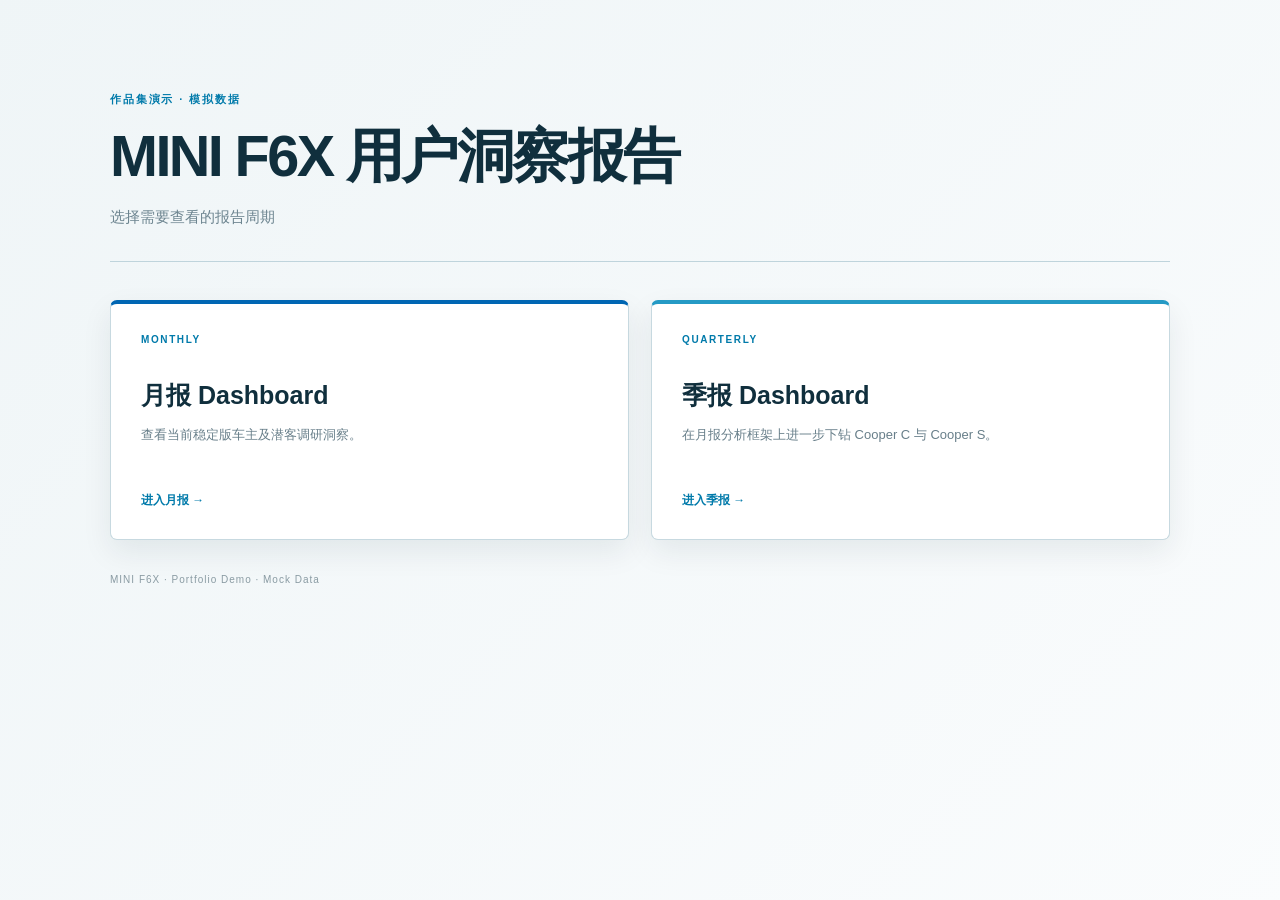
<file: index.html>
<!doctype html>
<html lang="zh-CN">
  <head>
    <meta charset="UTF-8" />
    <meta name="viewport" content="width=device-width, initial-scale=1.0" />
    <meta name="description" content="MINI F6X 月报与季报入口" />
    <title>MINI F6X 用户洞察报表入口</title>
    <link rel="stylesheet" href="style.css?v=20260730-1" />
  </head>
  <body class="report-entry-page">
    <main class="report-entry">
      <header>
        <p>作品集演示 · 模拟数据</p>
        <h1>MINI F6X 用户洞察报告</h1>
        <span>选择需要查看的报告周期</span>
      </header>
      <section class="report-entry__grid" aria-label="报告周期选择">
        <a class="report-entry-card" href="monthly.html">
          <span>MONTHLY</span>
          <strong>月报 Dashboard</strong>
          <p>查看当前稳定版车主及潜客调研洞察。</p>
          <i>进入月报 →</i>
        </a>
        <a class="report-entry-card report-entry-card--quarterly" href="quarterly.html#profile">
          <span>QUARTERLY</span>
          <strong>季报 Dashboard</strong>
          <p>在月报分析框架上进一步下钻 Cooper C 与 Cooper S。</p>
          <i>进入季报 →</i>
        </a>
      </section>
      <footer>MINI F6X · Portfolio Demo · Mock Data</footer>
    </main>
  </body>
</html>
</file>
<file: style.css>
:root {
  --lake-950: #071f2d;
  --lake-900: #07354c;
  --lake-800: #064f73;
  --lake-700: #006b9e;
  --lake-600: #0085b8;
  --lake-500: #159fc7;
  --lake-300: #62bdd7;
  --lake-200: #a8d8e8;
  --lake-100: #dceff5;
  --lake-50: #edf7fa;
  --ink-950: #0b202b;
  --ink-700: #344d5a;
  --ink-500: #647b87;
  --line: #d2dee4;
  --surface: #ffffff;
  --canvas: #f1f4f5;
  --shadow:
    0 1px 2px rgba(7, 31, 45, 0.04),
    0 12px 32px rgba(7, 31, 45, 0.075);
  --sidebar-width: 208px;
  --font-sans:
    "PingFang SC", "苹方-简", "Helvetica Neue", Arial, "Microsoft YaHei",
    sans-serif;
}

* {
  box-sizing: border-box;
}

html {
  scroll-behavior: smooth;
}

body {
  margin: 0;
  min-width: 320px;
  background: var(--canvas);
  color: var(--ink-950);
  font-family: var(--font-sans);
  -webkit-font-smoothing: antialiased;
}

button,
input,
select,
textarea {
  font-family: var(--font-sans);
}

a {
  color: inherit;
  text-decoration: none;
}

.sidebar {
  position: fixed;
  inset: 0 auto 0 0;
  z-index: 20;
  display: flex;
  width: var(--sidebar-width);
  flex-direction: column;
  overflow: visible;
  background: #061e2c;
  color: #fff;
}

.sidebar__brand {
  display: flex;
  min-height: 124px;
  flex-direction: column;
  justify-content: flex-end;
  padding: 28px 25px 24px;
  border-bottom: 1px solid rgba(255, 255, 255, 0.12);
}

.sidebar__eyebrow {
  margin-bottom: 8px;
  color: #79cde2;
  font-size: 0.67rem;
  font-weight: 700;
  letter-spacing: 0.22em;
}

.sidebar__title {
  max-width: 150px;
  font-size: 1.08rem;
  font-weight: 600;
  letter-spacing: -0.01em;
  line-height: 1.3;
}

.sidebar__nav {
  display: flex;
  flex: 1;
  flex-direction: column;
  gap: 4px;
  overflow-y: auto;
  padding: 24px 14px;
}

.sidebar__divider {
  height: 1px;
  margin: 13px 10px;
  background: rgba(255, 255, 255, 0.14);
}

.sidebar__link {
  position: relative;
  padding: 11px 11px 11px 14px;
  border-radius: 2px;
  color: rgba(255, 255, 255, 0.72);
  font-size: 0.83rem;
  font-weight: 500;
  letter-spacing: 0.01em;
  transition:
    background-color 160ms ease,
    color 160ms ease;
}

.sidebar__link:hover,
.sidebar__link:focus-visible {
  background: rgba(255, 255, 255, 0.07);
  color: #fff;
  outline: none;
}

.sidebar__link--active {
  background: rgba(21, 159, 199, 0.17);
  color: #fff;
  font-weight: 600;
}

.sidebar__link--active::before {
  position: absolute;
  top: 9px;
  bottom: 9px;
  left: 0;
  width: 3px;
  border-radius: 2px;
  background: #42c4e3;
  content: "";
}

.sidebar__footer {
  display: flex;
  flex-direction: column;
  gap: 5px;
  padding: 22px 25px 25px;
  border-top: 1px solid rgba(255, 255, 255, 0.12);
  color: rgba(255, 255, 255, 0.5);
  font-size: 0.67rem;
  letter-spacing: 0.06em;
  text-transform: uppercase;
}

.sidebar-resizer {
  position: absolute;
  top: 0;
  right: -7px;
  bottom: 0;
  z-index: 25;
  width: 14px;
  padding: 0;
  border: 0;
  background: transparent;
  cursor: col-resize;
  touch-action: none;
}

.sidebar-resizer::before {
  position: absolute;
  inset: 0 auto 0 6px;
  width: 1px;
  background: rgba(103, 201, 227, 0);
  content: "";
  transition: background-color 160ms ease;
}

.sidebar-resizer span {
  position: absolute;
  top: 50%;
  left: 3px;
  width: 7px;
  height: 46px;
  transform: translateY(-50%);
  border: 1px solid rgba(255, 255, 255, 0.2);
  border-radius: 6px;
  background: #061e2c;
  opacity: 0;
  transition: opacity 160ms ease;
}

.sidebar:hover .sidebar-resizer span,
.sidebar-resizer:focus-visible span,
body.is-resizing-sidebar .sidebar-resizer span {
  opacity: 1;
}

.sidebar-resizer:hover::before,
.sidebar-resizer:focus-visible::before,
body.is-resizing-sidebar .sidebar-resizer::before {
  background: rgba(103, 201, 227, 0.8);
}

.sidebar-resizer:focus-visible {
  outline: 2px solid #67c9e3;
  outline-offset: -2px;
}

body.is-resizing-sidebar {
  cursor: col-resize;
  user-select: none;
}

.main-content {
  width: calc(100% - var(--sidebar-width));
  max-width: 1640px;
  min-height: 100vh;
  margin-left: var(--sidebar-width);
  padding: 48px clamp(32px, 4vw, 68px) 30px;
}

.dashboard-page[hidden] {
  display: none;
}

.dashboard-page--active {
  display: block;
}

.page-header {
  display: flex;
  align-items: flex-end;
  justify-content: space-between;
  gap: 32px;
  padding-bottom: 31px;
  border-bottom: 1px solid #c8d7de;
}

.page-header__eyebrow,
.card__eyebrow,
.insight-card__label {
  margin: 0 0 9px;
  color: var(--lake-700);
  font-size: 0.66rem;
  font-weight: 700;
  letter-spacing: 0.17em;
}

.page-header h1 {
  margin: 0;
  font-size: clamp(2rem, 3vw, 2.7rem);
  font-weight: 600;
  letter-spacing: -0.045em;
  line-height: 1.06;
}

.page-header__subtitle {
  margin: 13px 0 0;
  color: var(--ink-500);
  font-size: 0.97rem;
  line-height: 1.6;
}

.page-header__scope {
  display: flex;
  min-width: 150px;
  flex-direction: column;
  gap: 6px;
  padding-left: 20px;
  border-left: 3px solid var(--lake-500);
}

.page-header__scope span {
  color: var(--ink-500);
  font-size: 0.64rem;
  font-weight: 700;
  letter-spacing: 0.14em;
}

.page-header__scope strong {
  font-size: 0.88rem;
  font-weight: 600;
}

.page-header__actions {
  display: flex;
  flex: 0 0 auto;
  align-items: flex-end;
  gap: 24px;
}

.audience-switcher {
  display: grid;
  grid-template-columns: auto repeat(2, auto);
  align-items: center;
  gap: 4px;
  padding: 4px;
  border: 1px solid #c8d9e0;
  border-radius: 4px;
  background: #f5f8f9;
}

.audience-switcher__label {
  padding: 0 7px;
  color: var(--ink-500);
  font-size: 0.62rem;
  font-weight: 700;
  letter-spacing: 0.08em;
}

.audience-switcher__button {
  min-width: 94px;
  padding: 8px 10px;
  border: 0;
  border-radius: 3px;
  background: transparent;
  color: var(--ink-500);
  cursor: pointer;
  font: inherit;
  font-size: 0.69rem;
  font-weight: 700;
  transition:
    background-color 140ms ease,
    color 140ms ease,
    box-shadow 140ms ease;
}

.audience-switcher__button small {
  margin-left: 3px;
  font-size: 0.54rem;
  font-weight: 600;
  opacity: 0.72;
}

.audience-switcher__button:hover,
.audience-switcher__button:focus-visible {
  color: var(--lake-800);
  outline: none;
}

.audience-switcher__button--active {
  background: var(--lake-700);
  box-shadow: 0 3px 9px rgba(0, 102, 179, 0.18);
  color: #fff;
}

.dashboard-section {
  padding-top: 50px;
}

.section-heading {
  display: flex;
  align-items: center;
  justify-content: space-between;
  gap: 24px;
  margin-bottom: 18px;
}

.section-heading > div {
  display: flex;
  align-items: baseline;
  gap: 12px;
}

.section-heading__number {
  color: var(--lake-600);
  font-size: 0.69rem;
  font-weight: 700;
  letter-spacing: 0.1em;
}

.section-heading h2 {
  margin: 0;
  font-size: 1.14rem;
  font-weight: 600;
  letter-spacing: -0.015em;
}

.section-heading > p {
  margin: 0;
  color: var(--ink-500);
  font-size: 0.72rem;
}

.card,
.insight-card {
  border: 1px solid rgba(173, 193, 202, 0.78);
  border-radius: 6px;
  background: var(--surface);
  box-shadow: var(--shadow);
  transition:
    transform 160ms ease,
    box-shadow 160ms ease,
    border-color 160ms ease;
}

.dashboard-page .card:hover,
.dashboard-page .insight-card:hover {
  transform: translateY(-2px);
  border-color: #b8d2dc;
  box-shadow:
    0 2px 5px rgba(7, 31, 45, 0.05),
    0 16px 38px rgba(7, 31, 45, 0.1);
}

.insight-banner {
  position: relative;
  display: flex;
  min-height: 42px;
  flex: 0 0 auto;
  align-items: center;
  margin-top: 12px;
  overflow: hidden;
  border: 1px solid #dbe6ea;
  border-radius: 3px;
  background: #f1f6f8;
}

.insight-banner__accent {
  align-self: stretch;
  width: 3px;
  flex: 0 0 auto;
  background: var(--lake-600);
}

.insight-banner p {
  margin: 0;
  padding: 10px 13px;
  color: var(--ink-800);
  font-size: 0.67rem;
  font-weight: 600;
  line-height: 1.45;
}

.chart-card.has-insight-banner .chart-canvas,
.purchase-chart-card.has-insight-banner .purchase-chart-canvas {
  min-height: 0;
}

.snapshot-card.has-insight-banner > .insight-banner {
  grid-column: 1 / -1;
  margin: 0 22px 18px;
}

.sample-overview-card.has-insight-banner > .insight-banner,
.journey-model-card.has-insight-banner > .insight-banner,
.journey-ranking-card.has-insight-banner > .insight-banner,
.previous-profile-card.has-insight-banner > .insight-banner {
  margin: 12px 18px 16px;
}

.test-drive-card.has-insight-banner,
.brand-image-card.has-insight-banner,
.section3-chart-card.has-insight-banner {
  display: flex;
  flex-direction: column;
}

.section3-chart-card.has-insight-banner .section3-comparison-chart {
  height: auto;
  flex: 1 1 auto;
}

.test-drive-card.has-insight-banner .test-drive-grid,
.brand-image-card.has-insight-banner .brand-image-grid {
  min-height: 0;
  flex: 1 1 auto;
}

.insight-card {
  position: relative;
  display: grid;
  grid-template-columns: 58px minmax(0, 1fr);
  gap: 18px;
  overflow: hidden;
  padding: 29px 42px 30px 0;
  border-left: 0;
}

.insight-card::before {
  position: absolute;
  inset: 0 auto 0 0;
  width: 3px;
  background: var(--lake-700);
  content: "";
}

.insight-card__marker {
  display: flex;
  align-items: flex-start;
  justify-content: center;
  padding-top: 3px;
  color: var(--lake-600);
  font-size: 0.75rem;
  font-weight: 700;
}

.insight-list {
  display: grid;
  max-width: 1060px;
  gap: 13px;
  margin: 13px 0 0;
  padding: 0;
  list-style: none;
}

.insight-list li {
  position: relative;
  padding-left: 20px;
  color: var(--ink-700);
  font-size: 0.84rem;
  line-height: 1.65;
}

.insight-list li::before {
  position: absolute;
  top: 0.7em;
  left: 1px;
  width: 5px;
  height: 5px;
  border-radius: 50%;
  background: #0796bd;
  content: "";
}

.insight-list strong {
  color: var(--ink-950);
  font-weight: 650;
}

.snapshot-card {
  display: grid;
  grid-template-columns: minmax(210px, 0.68fr) minmax(520px, 1.55fr);
  gap: 42px;
  padding: 32px 36px 30px;
}

.snapshot-card__intro {
  padding: 7px 14px 0 0;
}

.snapshot-card__intro h3 {
  margin: 0;
  font-size: 1.13rem;
  font-weight: 600;
}

.snapshot-card__intro > p:last-child {
  margin: 12px 0 0;
  color: var(--ink-500);
  font-size: 0.8rem;
  line-height: 1.65;
}

.snapshot-table-wrap {
  overflow-x: auto;
}

.snapshot-table {
  width: 100%;
  border-collapse: collapse;
  table-layout: fixed;
  font-size: 0.82rem;
}

.snapshot-table th,
.snapshot-table td {
  padding: 13px 17px;
  border-bottom: 1px solid #dce6ea;
  text-align: left;
}

.snapshot-table thead th {
  padding-top: 0;
  color: var(--ink-500);
  font-size: 0.68rem;
  font-weight: 600;
}

.snapshot-table thead th:not(:first-child),
.snapshot-table tbody td {
  text-align: center;
}

.snapshot-table tbody th {
  color: var(--ink-700);
  font-weight: 500;
}

.snapshot-table tbody td {
  color: var(--ink-950);
  font-weight: 600;
}

.snapshot-table tbody tr:last-child th,
.snapshot-table tbody tr:last-child td {
  border-bottom: 0;
}

.model-tag {
  display: inline-flex;
  min-width: 51px;
  justify-content: center;
  padding: 5px 10px;
  border-radius: 2px;
  font-size: 0.67rem;
  font-weight: 700;
  letter-spacing: 0.06em;
}

.model-tag--f65 {
  background: #d6ecf5;
  color: #005a88;
}

.model-tag--f66 {
  background: #07557c;
  color: #fff;
}

.chart-grid {
  display: grid;
  grid-template-columns: repeat(2, minmax(0, 1fr));
  gap: 22px;
}

.chart-card {
  display: flex;
  height: 420px;
  min-width: 0;
  flex-direction: column;
  padding: 20px 22px 21px;
}

.chart-card--wide {
  height: 450px;
  grid-column: 1 / -1;
}

.chart-card__header {
  display: flex;
  align-items: flex-start;
  justify-content: space-between;
  gap: 24px;
  min-height: 39px;
}

.chart-card__header h3 {
  margin: 0;
  font-size: 0.97rem;
  font-weight: 600;
  letter-spacing: -0.01em;
}

.chart-title-with-question {
  display: flex;
  min-width: 0;
  align-items: baseline;
  gap: 12px;
}

.chart-question-inline {
  overflow: hidden;
  color: var(--ink-500);
  font-size: 0.64rem;
  font-weight: 500;
  line-height: 1.45;
  text-overflow: ellipsis;
  white-space: nowrap;
}

.chart-card__header--numbered {
  align-items: baseline;
  justify-content: flex-start;
  gap: 10px;
}

.card-part-number {
  color: var(--lake-600);
  font-size: 0.66rem;
  font-weight: 800;
  letter-spacing: 0.08em;
}

.chart-legend {
  display: flex;
  flex-shrink: 0;
  gap: 14px;
  padding-top: 4px;
  color: var(--ink-500);
  font-size: 0.68rem;
}

.chart-legend span {
  display: inline-flex;
  align-items: center;
  gap: 6px;
}

.legend-dot {
  display: inline-block;
  width: 8px;
  height: 8px;
  border-radius: 50%;
}

.legend-dot--f65 {
  background: #0066b3;
}

.legend-dot--f66 {
  background: #259ac5;
}

.chart-card--gender .legend-dot--f65 {
  background: #0066b3;
}

.chart-card--gender .legend-dot--f66 {
  background: #259ac5;
}

.chart-card--gender .chart-canvas {
  min-height: 0;
}

.chart-canvas {
  position: relative;
  display: flex;
  min-height: 0;
  flex: 1 1 auto;
  align-items: center;
  justify-content: center;
  margin-top: 10px;
  overflow: hidden;
  border: 1px solid #d7e2e7;
  border-radius: 2px;
  background: #f8fafb;
}

.chart-canvas--wide {
  min-height: 0;
}

.chart-canvas > .chart-status {
  padding: 9px 13px;
  border-radius: 2px;
  background: transparent;
  color: #a1b0b7;
  font-size: 0.62rem;
  font-weight: 600;
  letter-spacing: 0.06em;
  text-transform: uppercase;
}

.gender-chart-pair {
  display: grid;
  grid-template-columns: repeat(2, minmax(0, 1fr));
  gap: 8px;
  overflow: visible;
  border: 0;
  background: transparent;
}

.profile-chart-grid {
  grid-template-columns: repeat(10, minmax(0, 1fr));
}

.profile-chart-grid > .profile-chart-card--gender {
  grid-column: span 4;
}

.profile-chart-grid > .profile-chart-card--marital {
  grid-column: span 6;
}

.profile-chart-grid > .profile-chart-card--age,
.profile-chart-grid > .profile-chart-card--industry {
  grid-column: 1 / -1;
}

.profile-chart-grid > .profile-chart-card--education,
.profile-chart-grid > .profile-chart-card--income {
  grid-column: span 5;
}

.gender-chart-pair.chart-canvas--rendered {
  display: grid;
  background: transparent;
}

.gender-model-chart {
  height: 100%;
  min-width: 0;
  overflow: hidden;
  border: 1px solid #d6e1e6;
  border-radius: 2px;
  background: #fff;
}

.gender-model-chart__header {
  display: flex;
  height: 36px;
  align-items: center;
  gap: 8px;
  padding: 0 13px;
  border-bottom: 1px solid #dfe8ec;
  color: var(--ink-700);
  font-size: 0.68rem;
  font-weight: 700;
  letter-spacing: 0.05em;
}

.gender-model-chart__swatch {
  width: 8px;
  height: 8px;
  flex: 0 0 auto;
  border-radius: 50%;
  background: var(--model-color);
}

.gender-model-chart__sample {
  margin-left: auto;
  color: var(--ink-500);
  font-size: 0.65rem;
  font-weight: 600;
  letter-spacing: 0.02em;
}

.gender-model-chart__canvas {
  width: 100%;
  height: calc(100% - 36px);
}

.industry-chart-pair {
  display: grid;
  grid-template-columns: repeat(2, minmax(0, 1fr));
  gap: 14px;
  overflow: visible;
  border: 0;
  background: transparent;
}

.industry-chart-pair.chart-canvas--rendered {
  display: grid;
  background: transparent;
}

.industry-model-chart {
  height: 100%;
  min-width: 0;
  overflow: hidden;
  border: 1px solid #d6e1e6;
  border-radius: 2px;
  background: #fff;
}

.industry-model-chart__header {
  display: flex;
  height: 36px;
  align-items: center;
  gap: 8px;
  padding: 0 13px;
  border-bottom: 1px solid #dfe8ec;
  color: var(--ink-700);
  font-size: 0.68rem;
  font-weight: 700;
  letter-spacing: 0.05em;
}

.industry-model-chart__swatch {
  width: 8px;
  height: 8px;
  flex: 0 0 auto;
  border-radius: 50%;
  background: var(--model-color);
}

.industry-model-chart__sample {
  margin-left: auto;
  color: var(--ink-500);
  font-size: 0.65rem;
  font-weight: 600;
  letter-spacing: 0.02em;
}

.industry-model-chart__canvas {
  width: 100%;
  height: calc(100% - 36px);
}

.chart-canvas--rendered {
  display: block;
  background: #fff;
}

.chart-status {
  max-width: 330px;
  text-align: center;
  line-height: 1.7;
}

.chart-status--error {
  color: #6b7d86 !important;
  font-weight: 500 !important;
  letter-spacing: 0 !important;
  text-transform: none !important;
}

.page-footer {
  display: flex;
  justify-content: space-between;
  gap: 20px;
  margin-top: 54px;
  padding-top: 20px;
  border-top: 1px solid var(--line);
  color: var(--ink-500);
  font-size: 0.67rem;
}

.placeholder-page {
  min-height: calc(100vh - 78px);
  padding: 3px 0 60px;
}

.placeholder-page::before {
  display: block;
  width: 44px;
  height: 3px;
  margin-bottom: 38px;
  background: var(--lake-600);
  content: "";
}

.placeholder-page h1 {
  max-width: 760px;
  margin: 0;
  font-size: clamp(2rem, 3vw, 2.7rem);
  font-weight: 600;
  letter-spacing: -0.04em;
  line-height: 1.1;
}

.placeholder-page > p:last-child {
  max-width: 720px;
  margin: 14px 0 0;
  color: var(--ink-500);
  font-size: 0.9rem;
  line-height: 1.75;
}

.placeholder-list {
  display: grid;
  gap: 12px;
  max-width: 720px;
  margin: 18px 0 0;
  padding-left: 20px;
  color: var(--ink-700);
  font-size: 0.86rem;
  line-height: 1.6;
}

.placeholder-page__status {
  display: inline-flex;
  margin: 34px 0 0;
  padding: 7px 12px;
  border: 1px solid #b8d6e1;
  border-radius: 3px;
  background: var(--lake-50);
  color: var(--lake-800);
  font-size: 0.7rem;
  font-weight: 700;
  letter-spacing: 0.08em;
}

.placeholder-page--data {
  max-width: 920px;
}

.data-management-card {
  margin-top: 36px;
  padding: 10px 34px 30px;
}

.data-management-list {
  margin: 0;
}

.data-management-list > div {
  display: grid;
  grid-template-columns: minmax(150px, 0.45fr) minmax(280px, 1fr);
  gap: 34px;
  padding: 23px 0;
  border-bottom: 1px solid var(--line);
}

.data-management-list dt {
  color: var(--ink-500);
  font-size: 0.76rem;
  font-weight: 500;
}

.data-management-list dd {
  margin: 0;
  color: var(--ink-950);
  font-size: 0.82rem;
  font-weight: 600;
}

.data-upload-button {
  margin-top: 28px;
  padding: 10px 19px;
  border: 0;
  border-radius: 3px;
  background: var(--lake-800);
  color: #fff;
  font: inherit;
  font-size: 0.76rem;
  font-weight: 600;
}

.data-upload-button:disabled {
  cursor: not-allowed;
  opacity: 0.64;
}

.home-period {
  min-width: 220px;
}

.home-insight {
  margin-bottom: 0;
}

.sample-overview-card {
  padding: 0;
  overflow: hidden;
}

.sample-table-wrap {
  overflow-x: auto;
}

.sample-overview-table {
  width: 100%;
  border-collapse: collapse;
  color: var(--ink-700);
  font-size: 0.74rem;
}

.sample-overview-table th,
.sample-overview-table td {
  padding: 15px 16px;
  text-align: center;
}

.sample-overview-table th:first-child,
.sample-overview-table td:first-child {
  text-align: left;
}

.sample-overview-table thead {
  background: var(--lake-700);
  color: #fff;
}

.sample-overview-table th {
  font-size: 0.68rem;
  font-weight: 700;
  letter-spacing: 0.02em;
}

.sample-overview-table tbody tr {
  border-bottom: 1px solid #dce6ea;
  transition: background-color 120ms ease;
}

.sample-overview-table tbody tr:last-child {
  border-bottom: 0;
}

.sample-overview-table tbody tr[data-user-type="车主"] {
  background: #f0f8fa;
}

.sample-overview-table tbody tr[data-user-type="潜客"] {
  background: #f7f8f8;
}

.sample-overview-table tbody tr:hover {
  background: #dff0f5;
}

.sample-overview-table td:first-child {
  color: var(--ink-800);
  font-weight: 700;
}

.sample-overview-table td:nth-child(2) {
  color: var(--lake-700);
  font-weight: 800;
}

.coverage-check {
  display: inline-grid;
  width: 20px;
  height: 20px;
  place-items: center;
  border-radius: 50%;
  background: #d8edf4;
  color: var(--lake-700);
  font-size: 0.68rem;
  font-weight: 800;
}

.home-inline-insight {
  margin-bottom: 15px;
  padding: 12px 16px;
  border-left: 3px solid var(--lake-500);
  background: #f2f8fa;
  color: var(--ink-600);
  font-size: 0.72rem;
  line-height: 1.5;
}

.home-question-inline {
  max-width: min(760px, 52vw);
  overflow: hidden;
  color: var(--ink-500);
  font-size: 0.64rem;
  font-weight: 500;
  line-height: 1.45;
  text-overflow: ellipsis;
  white-space: nowrap;
}

.test-drive-card {
  padding: 20px;
}

.test-drive-grid {
  display: grid;
  grid-auto-rows: 300px;
  grid-template-columns: repeat(2, minmax(0, 1fr));
  gap: 18px;
}

.test-drive-panel {
  display: flex;
  min-width: 0;
  height: 300px;
  flex-direction: column;
  border: 1px solid #d7e2e7;
  border-radius: 3px;
  background: #fff;
  overflow: hidden;
}

.test-drive-panel__header {
  position: relative;
  z-index: 1;
  min-height: 45px;
  flex: 0 0 45px;
  padding: 14px 16px 11px;
  background: #fff;
  color: var(--ink-800);
  font-size: 0.76rem;
  font-weight: 700;
}

.test-drive-panel__header,
.test-drive-panel__header > div {
  display: flex;
  align-items: center;
}

.test-drive-panel__header {
  justify-content: space-between;
  gap: 12px;
}

.test-drive-panel__header > span {
  color: var(--lake-700);
  font-size: 0.69rem;
  font-weight: 800;
}

.test-drive-panel__chart {
  height: 250px;
  min-height: 250px;
  flex: 1 1 auto;
}

.brand-image-card {
  padding: 18px 20px 20px;
}

.brand-image-grid {
  display: grid;
  grid-template-columns: repeat(2, minmax(0, 1fr));
  gap: 18px;
  min-height: 430px;
}

.brand-image-panel {
  display: flex;
  min-width: 0;
  height: 430px;
  flex-direction: column;
  overflow: hidden;
  border: 1px solid #d7e2e7;
  border-radius: 3px;
  background: #fff;
}

.brand-image-panel__header {
  display: flex;
  min-height: 48px;
  align-items: center;
  gap: 9px;
  padding: 0 16px;
  border-bottom: 1px solid #dce6ea;
  color: var(--ink-800);
  font-size: 0.76rem;
}

.brand-image-panel__header small {
  color: var(--ink-400);
  font-size: 0.62rem;
  font-weight: 600;
}

.brand-image-panel__header > span:last-child {
  margin-left: auto;
  color: var(--ink-400);
  font-size: 0.64rem;
  font-weight: 600;
}

.brand-image-panel__header > .brand-image-panel__sample {
  color: var(--lake-700);
  font-size: 0.66rem;
  font-weight: 800;
}

.brand-image-panel__dot {
  width: 7px;
  height: 7px;
  border-radius: 50%;
  background: var(--model-color);
}

.brand-image-panel__chart {
  width: 100%;
  min-height: 0;
  flex: 1 1 auto;
}

.section-heading--with-filter {
  align-items: flex-end;
}

.purchase-chart-grid,
.purchase-profile-grid {
  display: grid;
  grid-template-columns: repeat(2, minmax(0, 1fr));
  gap: 22px;
}

.purchase-chart-grid--overview {
  grid-template-columns: minmax(0, 1.35fr) minmax(360px, 0.65fr);
}

.purchase-chart-card {
  display: flex;
  height: 440px;
  min-width: 0;
  flex-direction: column;
  padding: 20px 22px 21px;
}

.purchase-chart-card--user {
  padding-inline: 18px;
}

.purchase-chart-canvas {
  position: relative;
  display: flex;
  min-height: 0;
  flex: 1 1 auto;
  align-items: center;
  justify-content: center;
  margin-top: 10px;
  overflow: hidden;
  border: 1px solid #d7e2e7;
  border-radius: 2px;
  background: #fff;
}

.purchase-chart-canvas.purchase-chart-canvas--rendered {
  display: block;
}

.section3-insights {
  margin-bottom: 16px;
  padding: 16px 20px 16px 23px;
  border-left: 3px solid var(--lake-500);
  border-radius: 0 4px 4px 0;
  background: linear-gradient(90deg, #edf6f9 0%, #f8fbfc 100%);
  box-shadow: inset 0 0 0 1px rgba(132, 169, 184, 0.2);
}

.section3-insights ul {
  display: grid;
  gap: 7px;
  margin: 0;
  padding-left: 18px;
  color: var(--ink-600);
  font-size: 0.76rem;
  line-height: 1.55;
}

.section3-chart-card {
  height: 430px;
  padding: 19px 21px 21px;
}

.section3-chart-card,
.quote-section {
  transition:
    transform 160ms ease,
    box-shadow 160ms ease,
    border-color 160ms ease;
}

.section3-chart-card:hover,
.quote-section:hover {
  transform: translateY(-2px);
  border-color: #b8d2dc;
  box-shadow:
    0 2px 5px rgba(7, 31, 45, 0.05),
    0 16px 38px rgba(7, 31, 45, 0.1);
}

.section3-comparison-chart {
  display: grid;
  height: 100%;
  min-height: 0;
  grid-template-columns: repeat(2, minmax(0, 1fr));
  gap: 20px;
}

.section3-model-panel {
  display: flex;
  min-width: 0;
  flex-direction: column;
  border: 1px solid #d7e2e7;
  border-radius: 3px;
  background: #fff;
  overflow: hidden;
}

.section3-model-panel__header {
  display: flex;
  min-height: 48px;
  align-items: center;
  gap: 9px;
  padding: 0 16px;
  border-bottom: 1px solid #dce6ea;
  color: var(--ink-700);
  font-size: 0.78rem;
  font-weight: 700;
}

.section3-model-panel__header::before {
  width: 7px;
  height: 7px;
  border-radius: 50%;
  background: var(--model-color);
  content: "";
}

.section3-model-panel__header strong {
  color: var(--ink-800);
}

.section3-model-panel__sample {
  margin-left: auto;
  color: var(--ink-500);
  font-size: 0.7rem;
  font-weight: 700;
}

.section3-model-panel__canvas {
  min-height: 0;
  flex: 1 1 auto;
}

.journey-insight-card {
  margin-bottom: 0;
}

.journey-two-column {
  display: grid;
  grid-template-columns: repeat(2, minmax(0, 1fr));
  gap: 22px;
}

.journey-model-card,
.journey-ranking-card,
.journey-vehicle-card {
  min-width: 0;
  padding: 0;
  overflow: hidden;
  transition:
    transform 160ms ease,
    box-shadow 160ms ease,
    border-color 160ms ease;
}

.journey-model-card:hover,
.journey-ranking-card:hover,
.journey-vehicle-card:hover {
  transform: translateY(-2px);
  border-color: #b8d2dc;
  box-shadow:
    0 2px 5px rgba(7, 31, 45, 0.05),
    0 16px 38px rgba(7, 31, 45, 0.1);
}

.journey-card__header {
  display: flex;
  min-height: 56px;
  align-items: center;
  justify-content: space-between;
  gap: 16px;
  padding: 0 20px;
  border-bottom: 1px solid #dce6ea;
  background: #fbfcfd;
}

.journey-card__header > div {
  display: flex;
  min-width: 0;
  align-items: center;
  gap: 9px;
}

.journey-card__header strong {
  color: var(--ink-900);
  font-size: 0.82rem;
}

.journey-card__header small {
  overflow: hidden;
  color: var(--ink-400);
  font-size: 0.64rem;
  font-weight: 600;
  text-overflow: ellipsis;
  white-space: nowrap;
}

.journey-card__model-dot {
  width: 7px;
  height: 7px;
  flex: 0 0 auto;
  border-radius: 50%;
  background: var(--model-color);
}

.journey-card__sample {
  flex: 0 0 auto;
  color: var(--lake-700);
  font-size: 0.7rem;
  font-weight: 800;
}

.journey-model-card--bar {
  display: flex;
  height: 430px;
  flex-direction: column;
}

.journey-bar-chart {
  min-height: 0;
  flex: 1 1 auto;
}

.journey-insight-tag {
  margin: 0 18px 17px;
  padding: 10px 12px;
  border-left: 3px solid var(--lake-500);
  background: #f0f7f9;
  color: var(--ink-600);
  font-size: 0.67rem;
  font-weight: 600;
  line-height: 1.45;
}

.journey-model-card--pie {
  display: flex;
  height: 455px;
  flex-direction: column;
}

.journey-origin-chart {
  min-height: 0;
  flex: 1 1 auto;
}

.journey-origin-metrics {
  display: grid;
  grid-template-columns: repeat(2, minmax(0, 1fr));
  gap: 10px;
  margin: 0 18px 12px;
}

.journey-origin-metrics span {
  padding: 9px 11px;
  border: 1px solid #dce6ea;
  background: #fbfcfd;
  color: var(--ink-500);
  font-size: 0.66rem;
}

.journey-origin-metrics b {
  float: right;
  color: var(--ink-800);
}

.journey-ranking-card {
  display: flex;
  height: 625px;
  flex-direction: column;
}

.journey-ranking-list {
  display: grid;
  min-height: 0;
  flex: 1 1 auto;
  padding: 10px 20px 16px;
}

.journey-ranking-total {
  display: flex;
  align-items: center;
  justify-content: space-between;
  margin: 0 20px 16px;
  padding: 11px 13px;
  border-left: 3px solid var(--lake-600);
  background: #f0f6f8;
  color: var(--ink-600);
  font-size: 0.67rem;
  font-weight: 700;
}

.journey-ranking-total strong {
  color: var(--lake-800);
  font-size: 0.75rem;
}

.journey-ranking-row {
  display: grid;
  grid-template-columns: 38px 1fr;
  gap: 12px;
  align-items: center;
  padding: 9px 0;
  border-bottom: 1px solid #e4ebee;
}

.journey-ranking-row:last-child {
  border-bottom: 0;
}

.journey-rank-badge {
  display: inline-grid;
  width: 30px;
  height: 25px;
  place-items: center;
  border-radius: 2px;
  background: #e7f3f7;
  color: var(--lake-700);
  font-size: 0.64rem;
  font-weight: 800;
}

.journey-ranking-row__main {
  min-width: 0;
}

.journey-ranking-row__main > div {
  display: flex;
  align-items: center;
  justify-content: space-between;
  gap: 20px;
  margin-bottom: 6px;
}

.journey-ranking-row__main strong {
  color: var(--ink-700);
  font-size: 0.7rem;
}

.journey-ranking-row__main b {
  color: var(--ink-800);
  font-size: 0.68rem;
}

.journey-progress {
  display: block;
  height: 5px;
  overflow: hidden;
  border-radius: 2px;
  background: #edf2f4;
}

.journey-progress i {
  display: block;
  width: var(--progress);
  height: 100%;
  border-radius: inherit;
  background: var(--model-color);
  transition: width 420ms cubic-bezier(0.22, 1, 0.36, 1);
}

.journey-vehicle-card {
  height: 610px;
}

.journey-data-note {
  margin: -5px 0 15px;
  color: var(--ink-500);
  font-size: 0.67rem;
}

.previous-profile-card {
  display: flex;
  height: 850px;
  min-width: 0;
  flex-direction: column;
  padding: 0;
  overflow: visible;
}

.previous-profile-card__body {
  display: grid;
  min-height: 0;
  flex: 1 1 auto;
  gap: 18px;
  padding: 18px 20px 0;
}

.previous-profile-table {
  min-width: 0;
  overflow: visible;
  border: 1px solid #d9e4e8;
  border-radius: 3px;
  background: #fff;
}

.previous-profile-table > header {
  display: flex;
  min-height: 45px;
  align-items: center;
  justify-content: space-between;
  gap: 16px;
  padding: 0 15px;
  border-bottom: 1px solid #dce6ea;
  background: #f8fafb;
}

.previous-profile-table h3 {
  margin: 0;
  color: var(--ink-800);
  font-size: 0.72rem;
}

.previous-profile-table > header span {
  color: var(--ink-400);
  font-size: 0.61rem;
  font-weight: 600;
}

.previous-profile-head,
.previous-profile-row {
  display: grid;
  grid-template-columns: 45px minmax(120px, 1fr) 70px 82px;
  gap: 9px;
  align-items: center;
}

.previous-profile-head {
  min-height: 31px;
  padding: 0 13px;
  border-bottom: 1px solid #dce6ea;
  background: #f2f7f9;
  color: var(--ink-400);
  font-size: 0.59rem;
  font-weight: 700;
}

.previous-profile-list {
  padding: 4px 13px 7px;
}

.previous-profile-row {
  position: relative;
  min-height: 35px;
  border-bottom: 1px solid #e6ecef;
  color: var(--ink-500);
  font-size: 0.65rem;
  transition: background-color 120ms ease;
}

.previous-profile-row:last-child {
  border-bottom: 0;
}

.previous-profile-row:hover,
.previous-profile-row:focus-visible {
  background: #eef6f9;
  outline: none;
}

.previous-profile-row > strong {
  color: var(--ink-700);
  font-size: 0.67rem;
}

.previous-profile-row > b {
  color: var(--ink-800);
}

.previous-profile-row--top {
  margin-inline: -5px;
  padding-inline: 5px;
  background: #f4f9fb;
}

.previous-profile-row--top > strong {
  color: var(--lake-700);
}

.previous-profile-row:hover .journey-row-tooltip,
.previous-profile-row:focus-visible .journey-row-tooltip {
  opacity: 1;
  transform: translateY(0);
}

.journey-vehicle-head,
.journey-vehicle-row {
  display: grid;
  grid-template-columns: 48px minmax(150px, 1fr) 78px 88px;
  gap: 10px;
  align-items: center;
}

.journey-vehicle-head {
  min-height: 38px;
  padding: 0 20px;
  border-bottom: 1px solid #dce6ea;
  background: #f4f8fa;
  color: var(--ink-400);
  font-size: 0.61rem;
  font-weight: 700;
}

.journey-vehicle-list {
  padding: 7px 20px 15px;
}

.journey-vehicle-row {
  position: relative;
  min-height: 48px;
  border-bottom: 1px solid #e4ebee;
  color: var(--ink-500);
  font-size: 0.68rem;
  transition: background-color 120ms ease;
}

.journey-vehicle-row:last-child {
  border-bottom: 0;
}

.journey-vehicle-row:hover,
.journey-vehicle-row:focus-visible {
  background: #f2f8fa;
  outline: none;
}

.journey-vehicle-row > strong {
  color: var(--ink-700);
  font-size: 0.7rem;
}

.journey-vehicle-row > b {
  color: var(--ink-800);
}

.journey-vehicle-row--group > strong {
  color: var(--lake-700);
}

.journey-vehicle-row--group .journey-rank-badge {
  background: #d8edf4;
}

.journey-row-tooltip {
  position: absolute;
  z-index: 4;
  top: calc(100% - 4px);
  right: 0;
  display: grid;
  min-width: 180px;
  gap: 4px;
  padding: 9px 11px;
  border: 1px solid #bacdd5;
  border-radius: 4px;
  background: rgba(255, 255, 255, 0.97);
  box-shadow: 0 8px 20px rgba(7, 31, 45, 0.14);
  color: var(--ink-600);
  font-size: 0.64rem;
  opacity: 0;
  pointer-events: none;
  transform: translateY(-3px);
  transition:
    opacity 100ms ease,
    transform 100ms ease;
}

.journey-vehicle-row:hover .journey-row-tooltip,
.journey-vehicle-row:focus-visible .journey-row-tooltip {
  opacity: 1;
  transform: translateY(0);
}

.quote-section {
  padding: 22px;
}

.quote-toolbar {
  display: flex;
  align-items: flex-start;
  justify-content: space-between;
  gap: 20px;
  padding-bottom: 18px;
  border-bottom: 1px solid #dce6ea;
}

.quote-tabs {
  display: flex;
  flex-wrap: wrap;
  gap: 8px;
}

.quote-tab {
  min-height: 34px;
  padding: 0 14px;
  border: 1px solid #b9ccd5;
  border-radius: 3px;
  background: #fff;
  color: var(--ink-600);
  cursor: pointer;
  font: inherit;
  font-size: 0.7rem;
  font-weight: 600;
}

.quote-tab:hover {
  border-color: var(--lake-500);
  color: var(--lake-700);
}

.quote-tab[aria-selected="true"] {
  border-color: var(--lake-700);
  background: var(--lake-700);
  color: #fff;
}

.quote-legend {
  display: flex;
  flex: 0 0 auto;
  align-items: center;
  gap: 14px;
  color: var(--ink-500);
  font-size: 0.66rem;
}

.quote-legend span {
  display: inline-flex;
  align-items: center;
  gap: 6px;
}

.quote-legend__swatch {
  width: 12px;
  height: 8px;
  border-radius: 2px;
}

.quote-legend__swatch--vehicle,
.quote-highlight--vehicle {
  background: #f7dfa0;
}

.quote-legend__swatch--experience,
.quote-highlight--experience {
  background: #cce8d7;
}

.quote-columns {
  display: grid;
  grid-template-columns: repeat(2, minmax(0, 1fr));
  gap: 22px;
  padding-top: 20px;
}

.quote-column {
  min-width: 0;
}

.quote-column + .quote-column {
  padding-left: 22px;
  border-left: 1px solid #dce6ea;
}

.quote-column h3 {
  display: flex;
  align-items: center;
  gap: 8px;
  margin: 0 0 13px;
  color: var(--ink-800);
  font-size: 0.82rem;
}

.quote-list {
  display: grid;
  gap: 11px;
}

.customer-quote {
  position: relative;
  margin: 0;
  padding: 17px 18px 16px 38px;
  border: 1px solid #d9e4e8;
  border-radius: 4px;
  background: #fbfcfc;
  color: var(--ink-700);
  font-size: 0.74rem;
  line-height: 1.75;
}

.customer-quote__meta,
.customer-quote__tags {
  display: flex;
  flex-wrap: wrap;
  align-items: center;
  gap: 7px;
}

.customer-quote__meta {
  margin-bottom: 8px;
  color: var(--ink-400);
  font-size: 0.62rem;
  font-style: normal;
  font-weight: 700;
}

.customer-quote__model {
  color: var(--lake-700);
}

.customer-quote p {
  margin: 0;
}

.customer-quote__tags {
  margin-top: 10px;
}

.customer-quote__tag {
  padding: 3px 7px;
  border-radius: 2px;
  color: var(--ink-700);
  font-size: 0.58rem;
  font-style: normal;
  font-weight: 700;
  line-height: 1.3;
}

.customer-quote__tag--vehicle {
  background: #f7dfa0;
}

.customer-quote__tag--experience {
  background: #cce8d7;
}

.customer-quote::before {
  position: absolute;
  top: 8px;
  left: 13px;
  color: #7eb8cd;
  content: "“";
  font-family: Georgia, serif;
  font-size: 1.65rem;
  line-height: 1;
}

.quote-highlight {
  padding: 1px 2px;
  border-radius: 2px;
  box-decoration-break: clone;
  -webkit-box-decoration-break: clone;
}

.quote-empty {
  padding: 28px 16px;
  border: 1px dashed #c6d5dc;
  color: var(--ink-400);
  text-align: center;
  font-size: 0.72rem;
}

.purchase-type-filter {
  display: flex;
  align-items: center;
  gap: 10px;
  color: var(--ink-500);
  font-size: 0.72rem;
  font-weight: 600;
}

.purchase-type-filter select {
  min-width: 112px;
  padding: 8px 32px 8px 12px;
  border: 1px solid #abc6d2;
  border-radius: 3px;
  background: #fff;
  color: var(--ink-950);
  font: inherit;
  font-size: 0.76rem;
  font-weight: 600;
  outline: none;
}

.purchase-type-filter select:focus-visible {
  border-color: var(--lake-600);
  box-shadow: 0 0 0 3px rgba(0, 133, 184, 0.12);
}

.purchase-profile-filters {
  display: flex;
  align-items: center;
  gap: 18px;
}

.purchase-drilldown-profile {
  padding-top: 14px;
}

.purchase-profile-heading {
  margin-top: 28px;
}

.purchase-profile-chart-grid {
  margin-top: 22px;
}

.purchase-profile-core-grid {
  display: grid;
  grid-template-columns: minmax(0, 0.72fr) minmax(0, 1.28fr);
  gap: 22px;
}

.purchase-profile-secondary-grid {
  display: grid;
  grid-template-columns: repeat(2, minmax(0, 1fr));
  gap: 22px;
  margin-top: 22px;
}

.purchase-profile-secondary-grid > .chart-card--wide {
  grid-column: auto;
}

.purchase-profile-age-kpi,
.purchase-profile-drilldown-card {
  min-width: 0;
  height: 360px;
  padding: 20px 22px;
}

.purchase-profile-card-header {
  display: flex;
  min-height: 28px;
  align-items: center;
  justify-content: space-between;
  gap: 18px;
}

.purchase-profile-card-header h3 {
  min-width: 0;
  margin: 0;
  color: var(--ink-950);
  font-size: 0.92rem;
  font-weight: 650;
}

.purchase-profile-sample {
  flex: 0 0 auto;
  padding-bottom: 3px;
  border-bottom: 1px solid #9fc5d3;
  color: #78909a;
  font-size: 0.68rem;
  font-weight: 700;
  letter-spacing: 0.01em;
}

.purchase-profile-age-kpi {
  display: flex;
  flex-direction: column;
}

.purchase-profile-age-kpi__value {
  display: flex;
  min-height: 0;
  flex: 1 1 auto;
  align-items: center;
  justify-content: center;
  flex-direction: column;
  gap: 15px;
}

.purchase-profile-age-kpi__value span {
  color: var(--ink-400);
  font-size: 0.72rem;
  font-weight: 700;
  letter-spacing: 0.12em;
}

.purchase-profile-age-kpi__value strong {
  position: relative;
  padding: 0 12px 10px;
  color: var(--lake-700);
  font-size: clamp(3rem, 5vw, 4.6rem);
  font-weight: 700;
  line-height: 1;
}

.purchase-profile-age-kpi__value strong::after {
  position: absolute;
  right: 0;
  bottom: 0;
  left: 0;
  height: 3px;
  background: #79bdd3;
  content: "";
}

.purchase-profile-drilldown-card {
  display: flex;
  flex-direction: column;
}

.purchase-profile-drilldown-card--wide {
  height: 450px;
  margin-top: 0;
}

.purchase-profile-drilldown-card--detail {
  height: 450px;
}

.purchase-profile-drilldown-canvas,
.purchase-profile-detail-content {
  min-height: 0;
  flex: 1 1 auto;
  margin-top: 10px;
}

.purchase-profile-detail-content--chart {
  height: auto;
}

.purchase-profile-table-wrap {
  overflow-x: auto;
  overflow-y: hidden;
}

.purchase-profile-vehicle-table {
  width: 100%;
  border-collapse: collapse;
  table-layout: fixed;
}

.purchase-profile-vehicle-table th,
.purchase-profile-vehicle-table td {
  padding: 13px 16px;
  border-bottom: 1px solid #dfe8ec;
  color: var(--ink-600);
  font-size: 0.7rem;
  text-align: left;
}

.purchase-profile-vehicle-table thead th {
  background: #f2f7f9;
  color: var(--ink-700);
  font-size: 0.65rem;
  font-weight: 750;
}

.purchase-profile-vehicle-table th:first-child {
  width: 22%;
}

.purchase-profile-vehicle-table th:nth-child(2) {
  width: 20%;
}

.purchase-profile-vehicle-table tbody th,
.purchase-profile-vehicle-table tbody td:nth-child(2) {
  color: var(--ink-900);
  font-weight: 750;
}

.purchase-profile-vehicle-table tbody tr {
  outline: none;
  transition: background-color 120ms ease;
}

.purchase-profile-vehicle-table tbody tr:hover,
.purchase-profile-vehicle-table tbody tr:focus-visible {
  background: #f2f8fa;
}

.purchase-profile-table-note {
  margin: 14px 2px 0;
  color: var(--ink-400);
  font-size: 0.62rem;
}

.purchase-profile-empty {
  margin: 0;
  padding: 80px 16px;
  color: var(--ink-400);
  text-align: center;
  font-size: 0.7rem;
}

.profile-chart-card--gender {
  order: 1;
}

.profile-chart-card--marital {
  order: 2;
}

.profile-chart-card--age {
  order: 3;
}

.profile-chart-card--education {
  order: 4;
}

.profile-chart-card--income {
  order: 5;
}

.profile-chart-card--industry {
  order: 6;
}

.purchase-profile-card {
  display: flex;
  height: 360px;
  min-width: 0;
  flex-direction: column;
  padding: 19px 21px 20px;
}

.purchase-profile-card--wide {
  height: 420px;
  grid-column: 1 / -1;
}

.purchase-profile-card header {
  display: flex;
  min-height: 28px;
  align-items: center;
  justify-content: space-between;
}

.purchase-profile-card h3 {
  margin: 0;
  font-size: 0.92rem;
  font-weight: 600;
}

.purchase-profile-canvas {
  min-height: 0;
  flex: 1 1 auto;
  margin-top: 8px;
}

.purchase-wide-card {
  height: 440px;
  padding: 20px 22px 21px;
}

.purchase-wide-card .purchase-chart-canvas {
  height: 100%;
  margin-top: 0;
}

.leads-two-column,
.leads-model-comparison {
  display: grid;
  grid-template-columns: repeat(2, minmax(0, 1fr));
  gap: 22px;
}

.leads-chart-card,
.leads-table-card,
.leads-model-panel {
  min-width: 0;
  padding: 0;
  overflow: hidden;
}

.leads-card__header {
  display: flex;
  min-height: 56px;
  align-items: center;
  justify-content: space-between;
  gap: 16px;
  padding: 0 20px;
  border-bottom: 1px solid #dce6ea;
  background: #fbfcfd;
}

.leads-card__header > div {
  display: flex;
  min-width: 0;
  align-items: center;
  gap: 9px;
}

.leads-card__header i {
  width: 7px;
  height: 7px;
  flex: 0 0 auto;
  border-radius: 50%;
  background: var(--model-color);
}

.leads-card__header strong {
  color: var(--ink-900);
  font-size: 0.82rem;
}

.leads-card__header small {
  overflow: hidden;
  color: var(--ink-400);
  font-size: 0.63rem;
  font-weight: 600;
  text-overflow: ellipsis;
  white-space: nowrap;
}

.leads-card__header > span {
  flex: 0 0 auto;
  color: var(--lake-700);
  font-size: 0.7rem;
  font-weight: 800;
}

.leads-chart-card {
  display: flex;
  height: 420px;
  flex-direction: column;
}

.leads-chart-card--pie {
  height: 400px;
}

.leads-chart-canvas {
  min-height: 0;
  flex: 1 1 auto;
}

.leads-table-card {
  height: 610px;
}

.leads-table {
  padding: 12px 18px 17px;
}

.leads-table__head,
.leads-table__row {
  display: grid;
  grid-template-columns: 58px 0.82fr 0.7fr 1.7fr;
  align-items: center;
  gap: 12px;
}

.leads-table__head {
  min-height: 38px;
  padding: 0 10px;
  border-bottom: 1px solid #cfdde3;
  background: #f2f7f9;
  color: var(--ink-500);
  font-size: 0.64rem;
  font-weight: 700;
}

.leads-table__row {
  position: relative;
  min-height: 53px;
  padding: 6px 10px;
  border-bottom: 1px solid #e1e9ec;
  color: var(--ink-700);
  font-size: 0.7rem;
  outline: none;
  transition: background-color 120ms ease;
}

.leads-table__row:hover,
.leads-table__row:focus-visible {
  background: #f2f8fa;
}

.leads-rank {
  display: inline-grid;
  width: 34px;
  height: 28px;
  place-items: center;
  border-radius: 2px;
  background: #e5f2f7;
  color: var(--lake-700);
  font-size: 0.64rem;
  font-weight: 800;
}

.leads-table__row:nth-child(-n + 4) .leads-rank {
  background: #d8edf5;
}

.leads-table__row b {
  color: var(--lake-800);
  font-size: 0.72rem;
}

.leads-table__row small {
  color: var(--ink-400);
  font-size: 0.65rem;
  line-height: 1.4;
}

.leads-row-tooltip {
  position: absolute;
  z-index: 6;
  right: 10px;
  bottom: calc(100% - 3px);
  min-width: 205px;
  padding: 9px 11px;
  border: 1px solid #b9ccd5;
  border-radius: 4px;
  background: rgba(255, 255, 255, 0.98);
  box-shadow: 0 8px 20px rgba(7, 31, 45, 0.14);
  color: var(--ink-600);
  font-size: 0.64rem;
  line-height: 1.55;
  opacity: 0;
  pointer-events: none;
  transform: translateY(-3px);
  transition:
    opacity 100ms ease,
    transform 100ms ease;
}

.leads-table__row:hover .leads-row-tooltip,
.leads-table__row:focus-visible .leads-row-tooltip {
  opacity: 1;
  transform: translateY(0);
}

.leads-module-insight {
  margin-top: 15px;
  padding: 12px 16px;
  border: 1px solid #d8e5ea;
  border-left: 3px solid var(--lake-600);
  border-radius: 3px;
  background: #f0f6f8;
  color: var(--ink-700);
  font-size: 0.7rem;
  font-weight: 650;
  line-height: 1.5;
}

.leads-driver-stack {
  display: grid;
  gap: 22px;
}

.leads-driver-card {
  height: 500px;
  padding: 20px 22px 22px;
}

.leads-subsection-header {
  display: flex;
  min-height: 36px;
  align-items: baseline;
  gap: 12px;
  margin-bottom: 12px;
}

.leads-subsection-header span {
  color: var(--lake-600);
  font-size: 0.65rem;
  font-weight: 800;
  letter-spacing: 0.1em;
}

.leads-subsection-header h3 {
  margin: 0;
  color: var(--ink-900);
  font-size: 0.92rem;
}

.leads-model-comparison {
  height: calc(100% - 48px);
}

.leads-model-panel {
  display: flex;
  height: 100%;
  flex-direction: column;
  border: 1px solid #d7e2e7;
  border-radius: 3px;
  background: #fff;
}

.loss-two-column {
  display: grid;
  grid-template-columns: repeat(2, minmax(0, 1fr));
  gap: 22px;
}

.loss-chart-card,
.loss-table-card {
  min-width: 0;
  padding: 0;
  overflow: hidden;
}

.loss-card__header {
  display: flex;
  min-height: 56px;
  align-items: center;
  justify-content: space-between;
  gap: 16px;
  padding: 0 20px;
  border-bottom: 1px solid #dce6ea;
  background: #fbfcfd;
}

.loss-card__header > div {
  display: flex;
  min-width: 0;
  align-items: center;
  gap: 9px;
}

.loss-card__header i,
.loss-voice-column h3 i {
  width: 7px;
  height: 7px;
  flex: 0 0 auto;
  border-radius: 50%;
  background: var(--model-color);
}

.loss-card__header strong {
  color: var(--ink-900);
  font-size: 0.82rem;
}

.loss-card__header small {
  color: var(--ink-400);
  font-size: 0.63rem;
  font-weight: 600;
}

.loss-card__header > span {
  color: var(--lake-700);
  font-size: 0.7rem;
  font-weight: 800;
}

.loss-chart-card {
  display: flex;
  height: 430px;
  flex-direction: column;
}

.loss-chart-canvas {
  min-height: 0;
  flex: 1 1 auto;
}

.loss-module-insight {
  margin-top: 15px;
  padding: 12px 16px;
  border: 1px solid #d8e5ea;
  border-left: 3px solid var(--lake-600);
  border-radius: 3px;
  background: #f0f6f8;
  color: var(--ink-700);
  font-size: 0.7rem;
  font-weight: 650;
  line-height: 1.5;
}

.loss-price-heading {
  margin-bottom: 18px;
}

.loss-price-heading + .loss-two-column {
  margin-bottom: 62px;
}

.loss-table-card {
  height: 660px;
}

.loss-table {
  padding: 12px 18px 17px;
}

.loss-table__head,
.loss-table__row {
  display: grid;
  grid-template-columns: 58px 0.78fr 0.72fr 1.7fr;
  align-items: center;
  gap: 12px;
}

.loss-table__head {
  min-height: 38px;
  padding: 0 10px;
  border-bottom: 1px solid #cfdde3;
  background: #f2f7f9;
  color: var(--ink-500);
  font-size: 0.64rem;
  font-weight: 700;
}

.loss-table__row {
  position: relative;
  min-height: 52px;
  padding: 6px 10px;
  border-bottom: 1px solid #e1e9ec;
  color: var(--ink-700);
  font-size: 0.7rem;
  outline: none;
  transition: background-color 120ms ease;
}

.loss-table__row:hover,
.loss-table__row:focus-visible {
  background: #f2f8fa;
}

.loss-rank {
  display: inline-grid;
  width: 34px;
  height: 28px;
  place-items: center;
  border-radius: 2px;
  background: #e5f2f7;
  color: var(--lake-700);
  font-size: 0.64rem;
  font-weight: 800;
}

.loss-table__row:nth-child(-n + 4) .loss-rank {
  background: #d8edf5;
}

.loss-table__row strong {
  color: var(--ink-800);
  font-size: 0.73rem;
}

.loss-table__row b {
  color: var(--lake-800);
  font-size: 0.76rem;
}

.loss-table__row small {
  color: var(--ink-400);
  font-size: 0.65rem;
  line-height: 1.4;
}

.loss-row-tooltip {
  position: absolute;
  z-index: 6;
  right: 10px;
  bottom: calc(100% - 3px);
  min-width: 205px;
  padding: 9px 11px;
  border: 1px solid #b9ccd5;
  border-radius: 4px;
  background: rgba(255, 255, 255, 0.98);
  box-shadow: 0 8px 20px rgba(7, 31, 45, 0.14);
  color: var(--ink-600);
  font-size: 0.64rem;
  line-height: 1.55;
  opacity: 0;
  pointer-events: none;
  transform: translateY(-3px);
  transition:
    opacity 100ms ease,
    transform 100ms ease;
}

.loss-table__row:hover .loss-row-tooltip,
.loss-table__row:focus-visible .loss-row-tooltip {
  opacity: 1;
  transform: translateY(0);
}

.loss-voice-card {
  padding: 22px;
}

.loss-voice-legend {
  display: flex;
  flex-wrap: wrap;
  justify-content: flex-end;
  gap: 14px;
  color: var(--ink-500);
  font-size: 0.66rem;
}

.loss-voice-legend span {
  display: inline-flex;
  align-items: center;
  gap: 6px;
}

.loss-swatch {
  width: 12px;
  height: 8px;
  border-radius: 2px;
}

.loss-swatch--vehicle {
  background: #f7dfa0;
}

.loss-swatch--experience {
  background: #cce8d7;
}

.loss-swatch--service {
  background: #f2c4c1;
}

.loss-voice-tabs {
  display: flex;
  gap: 8px;
  margin: 18px 0;
  padding-bottom: 14px;
  border-bottom: 1px solid #dce6ea;
}

.loss-voice-tab {
  padding: 8px 13px;
  border: 1px solid #c7d8df;
  border-radius: 3px;
  background: #fff;
  color: var(--ink-600);
  cursor: pointer;
  font: inherit;
  font-size: 0.69rem;
  font-weight: 700;
}

.loss-voice-tab--active {
  border-color: var(--lake-700);
  background: var(--lake-700);
  color: #fff;
}

.loss-voice-columns {
  display: grid;
  grid-template-columns: repeat(2, minmax(0, 1fr));
  gap: 22px;
}

.loss-voice-column + .loss-voice-column {
  padding-left: 22px;
  border-left: 1px solid #dce6ea;
}

.loss-voice-column h3 {
  display: flex;
  align-items: center;
  gap: 8px;
  margin: 0 0 12px;
  color: var(--ink-800);
  font-size: 0.8rem;
}

.loss-quote-list {
  display: grid;
  gap: 11px;
}

.loss-quote {
  margin: 0;
  padding: 15px 17px;
  border: 1px solid #d9e4e8;
  border-left-width: 4px;
  border-radius: 3px;
  background: #fbfcfc;
  color: var(--ink-700);
  font-size: 0.73rem;
  line-height: 1.7;
  transition:
    transform 140ms ease,
    box-shadow 140ms ease;
}

.loss-quote:hover {
  transform: translateY(-2px);
  box-shadow: 0 10px 24px rgba(7, 31, 45, 0.1);
}

.loss-quote--vehicle {
  border-left-color: #d6aa35;
}

.loss-quote--experience {
  border-left-color: #62a980;
}

.loss-quote--service {
  border-left-color: #c96d68;
}

.loss-quote > span {
  display: inline-block;
  margin-bottom: 7px;
  padding: 2px 7px;
  border-radius: 2px;
  font-size: 0.57rem;
  font-style: normal;
  font-weight: 700;
}

.loss-quote--vehicle > span {
  background: #f7dfa0;
}

.loss-quote--experience > span {
  background: #cce8d7;
}

.loss-quote--service > span {
  background: #f2c4c1;
}

.loss-quote p {
  margin: 0;
}

@media (max-width: 1100px) {
  .main-content {
    padding-right: 28px;
    padding-left: 28px;
  }

  .insight-card {
    grid-template-columns: 48px minmax(0, 1fr);
  }

  .snapshot-card {
    grid-template-columns: 1fr;
    gap: 24px;
  }

  .purchase-profile-card {
    height: 380px;
  }
}

@media (max-width: 820px) {
  .sidebar {
    width: 184px;
  }

  .main-content {
    width: calc(100% - 184px);
    margin-left: 184px;
  }

  .sidebar__brand,
  .sidebar__footer {
    padding-right: 20px;
    padding-left: 20px;
  }

  .sidebar__nav {
    padding-right: 12px;
    padding-left: 12px;
  }

  .sidebar__link {
    font-size: 0.75rem;
  }

  .sidebar-resizer {
    display: none;
  }

  .page-header {
    align-items: flex-start;
    flex-direction: column;
  }

  .chart-grid {
    grid-template-columns: 1fr;
  }

  .purchase-chart-grid,
  .purchase-profile-grid {
    grid-template-columns: 1fr;
  }

  .purchase-profile-core-grid {
    grid-template-columns: 1fr;
  }

  .purchase-profile-secondary-grid {
    grid-template-columns: 1fr;
  }

  .purchase-chart-grid--overview {
    grid-template-columns: 1fr;
  }

  .section3-comparison-chart,
  .quote-columns {
    grid-template-columns: 1fr;
  }

  .section3-chart-card {
    height: 720px;
  }

  .quote-column + .quote-column {
    padding-top: 20px;
    padding-left: 0;
    border-top: 1px solid #dce6ea;
    border-left: 0;
  }

  .quote-toolbar {
    flex-direction: column;
  }

  .chart-card--wide {
    grid-column: auto;
  }

  .purchase-profile-card--wide {
    grid-column: auto;
  }

  .leads-two-column,
  .leads-model-comparison {
    grid-template-columns: 1fr;
  }

  .leads-driver-card {
    height: 850px;
  }

  .loss-two-column,
  .loss-voice-columns {
    grid-template-columns: 1fr;
  }

  .loss-voice-column + .loss-voice-column {
    padding-top: 20px;
    padding-left: 0;
    border-top: 1px solid #dce6ea;
    border-left: 0;
  }
}

/* Quarterly dashboard — scoped so the approved monthly dashboard remains unchanged. */
body[data-dashboard-mode="quarterly"] .audience-switcher {
  display: none;
}

body[data-dashboard-mode="quarterly"] .sidebar__report-link {
  color: #8fc7dc;
  font-size: 12px;
}

.quarterly-filter-bar {
  position: sticky;
  top: 0;
  z-index: 20;
  display: flex;
  align-items: center;
  justify-content: space-between;
  gap: 24px;
  margin: -4px 0 28px;
  padding: 14px 18px;
  border: 1px solid #c9dce4;
  border-left: 4px solid #0a91bd;
  border-radius: 6px;
  background: rgba(255, 255, 255, 0.97);
  box-shadow: 0 8px 24px rgba(11, 45, 61, 0.08);
  backdrop-filter: blur(10px);
}

.quarterly-filter-bar__intro {
  display: grid;
  grid-template-columns: auto auto;
  align-items: baseline;
  gap: 3px 12px;
}

.quarterly-filter-bar__intro > span {
  color: #007aaa;
  font-size: 9px;
  font-weight: 700;
  letter-spacing: 0.16em;
}

.quarterly-filter-bar__intro > strong {
  color: #102f3d;
  font-size: 15px;
}

.quarterly-filter-bar__intro > small {
  grid-column: 1 / -1;
  color: #6f8792;
  font-size: 10px;
}

.quarterly-filter-bar__controls {
  display: flex;
  align-items: center;
  gap: 12px;
}

.quarterly-filter-bar__controls label {
  display: flex;
  align-items: center;
  gap: 8px;
  color: #5f7680;
  font-size: 10px;
  font-weight: 600;
}

.quarterly-filter-bar__controls select {
  min-width: 112px;
  height: 34px;
  padding: 0 30px 0 11px;
  border: 1px solid #b9d0da;
  border-radius: 4px;
  background: #fff;
  color: #17313d;
  font: 600 11px "PingFang SC", "Microsoft YaHei", sans-serif;
  outline: none;
}

.quarterly-filter-bar__controls select:focus {
  border-color: #0a91bd;
  box-shadow: 0 0 0 3px rgba(10, 145, 189, 0.12);
}

body[data-dashboard-mode="quarterly"] .snapshot-table th:last-child,
body[data-dashboard-mode="quarterly"] .snapshot-table td:last-child {
  text-align: center;
}

body[data-dashboard-mode="quarterly"] .quarterly-sample-label {
  color: #6f8792;
}

body[data-dashboard-mode="quarterly"] .quarterly-filter-bar--summary {
  position: relative;
  top: auto;
  display: block;
}

body[data-dashboard-mode="quarterly"] .quarterly-filter-bar--summary
  .quarterly-filter-bar__intro {
  grid-template-columns: auto auto 1fr;
  align-items: baseline;
  column-gap: 14px;
}

body[data-dashboard-mode="quarterly"] .quarterly-filter-bar--summary
  .quarterly-filter-bar__intro
  small {
  grid-column: auto;
  justify-self: end;
}

body[data-dashboard-mode="quarterly"] .quarterly-drilldown-note {
  margin: -4px 0 20px;
  color: #718792;
  font-size: 12px;
}

body[data-dashboard-mode="quarterly"] .quarterly-profile-filters {
  display: flex;
  align-items: center;
  gap: 12px;
}

body[data-dashboard-mode="quarterly"] .quarterly-profile-filters label {
  display: flex;
  align-items: center;
  gap: 7px;
  color: #667d88;
  font-size: 10px;
  font-weight: 600;
}

body[data-dashboard-mode="quarterly"] .quarterly-profile-filters select {
  min-width: 112px;
  height: 34px;
  padding: 0 30px 0 11px;
  border: 1px solid #b9d0da;
  border-radius: 4px;
  background: #fff;
  color: #17313d;
  font: 600 11px "PingFang SC", "Microsoft YaHei", sans-serif;
  outline: none;
}

body[data-dashboard-mode="quarterly"] .quarterly-profile-filters select:focus {
  border-color: #0a91bd;
  box-shadow: 0 0 0 3px rgba(10, 145, 189, 0.12);
}

body[data-dashboard-mode="quarterly"] .quarterly-profile-series-stack {
  display: grid;
  gap: 24px;
}

body[data-dashboard-mode="quarterly"] .quarterly-profile-series-card {
  padding: 0;
  overflow: hidden;
}

body[data-dashboard-mode="quarterly"] .quarterly-series-card__header {
  min-height: 56px;
  padding: 0 22px;
  border-bottom: 1px solid #d9e4e9;
  background: #fbfcfd;
  display: flex;
  align-items: center;
  justify-content: space-between;
  gap: 16px;
}

body[data-dashboard-mode="quarterly"] .quarterly-series-card__header > div {
  display: flex;
  align-items: center;
  gap: 9px;
  min-width: 0;
}

body[data-dashboard-mode="quarterly"] .quarterly-series-card__header i {
  width: 8px;
  height: 8px;
  flex: 0 0 auto;
  border-radius: 50%;
}

body[data-dashboard-mode="quarterly"] .quarterly-series-card__header strong {
  color: #102d3a;
  font-size: 15px;
}

body[data-dashboard-mode="quarterly"] .quarterly-series-card__header span {
  color: #5f7681;
  font-size: 12px;
}

body[data-dashboard-mode="quarterly"] .quarterly-series-card__header b {
  color: #69828e;
  border-bottom: 1px solid #92c7da;
  font-size: 11px;
  white-space: nowrap;
}

body[data-dashboard-mode="quarterly"] .quarterly-series-snapshot {
  display: grid;
  grid-template-columns: repeat(4, minmax(0, 1fr));
  gap: 1px;
  border-bottom: 1px solid #dce6ea;
  background: #dce6ea;
}

body[data-dashboard-mode="quarterly"] .quarterly-series-snapshot > span {
  min-height: 70px;
  padding: 14px 18px;
  background: #fff;
  display: flex;
  flex-direction: column;
  justify-content: center;
  gap: 5px;
}

body[data-dashboard-mode="quarterly"] .quarterly-series-snapshot small {
  color: #80939c;
  font-size: 9px;
  letter-spacing: 0.04em;
}

body[data-dashboard-mode="quarterly"] .quarterly-series-snapshot strong {
  color: #12303d;
  font-size: 15px;
  line-height: 1.25;
}

body[data-dashboard-mode="quarterly"] .quarterly-profile-mini-grid {
  padding: 26px;
  display: grid;
  grid-template-columns: repeat(12, minmax(0, 1fr));
  gap: 20px;
}

body[data-dashboard-mode="quarterly"] .quarterly-mini-chart {
  grid-column: span 6;
  min-width: 0;
  border: 1px solid #dbe6eb;
  background: #fff;
}

body[data-dashboard-mode="quarterly"] .quarterly-mini-chart--income {
  grid-column: span 5;
}

body[data-dashboard-mode="quarterly"] .quarterly-mini-chart--industry {
  grid-column: span 7;
}

body[data-dashboard-mode="quarterly"] .quarterly-mini-chart > header {
  min-height: 44px;
  padding: 0 16px;
  border-bottom: 1px solid #e3ebef;
  display: flex;
  align-items: center;
  justify-content: space-between;
  gap: 10px;
}

body[data-dashboard-mode="quarterly"] .quarterly-mini-chart h4 {
  margin: 0;
  color: #183542;
  font-size: 12px;
}

body[data-dashboard-mode="quarterly"] .quarterly-mini-chart header span {
  color: #718792;
  border-bottom: 1px solid #9ccbdc;
  font-size: 9px;
}

body[data-dashboard-mode="quarterly"] .quarterly-mini-chart__canvas {
  width: 100%;
  height: 285px;
}

body[data-dashboard-mode="quarterly"] .quarterly-mini-chart--industry
  .quarterly-mini-chart__canvas {
  height: 305px;
}

body[data-dashboard-mode="quarterly"] .quarterly-mini-chart--income
  .quarterly-mini-chart__canvas {
  height: 305px;
}

body[data-dashboard-mode="quarterly"] .quarterly-inline-drilldown {
  margin-top: 22px;
  padding-top: 20px;
  border-top: 1px solid #cadce4;
}

body[data-dashboard-mode="quarterly"] .quarterly-inline-drilldown__heading {
  margin-bottom: 14px;
  display: flex;
  align-items: baseline;
  justify-content: space-between;
  gap: 20px;
}

body[data-dashboard-mode="quarterly"] .quarterly-inline-drilldown__heading strong {
  color: #12303d;
  font-size: 14px;
}

body[data-dashboard-mode="quarterly"] .quarterly-inline-drilldown__heading span {
  color: #78909a;
  font-size: 10px;
}

body[data-dashboard-mode="quarterly"] .quarterly-inline-drilldown__heading > div:first-child {
  display: flex;
  flex-direction: column;
  gap: 4px;
}

body[data-dashboard-mode="quarterly"] .quarterly-purchase-series-layout {
  grid-template-columns: repeat(2, minmax(0, 1fr));
  align-items: start;
}

body[data-dashboard-mode="quarterly"] .quarterly-purchase-series-layout
  .quarterly-series-metric-group {
  margin-top: 0;
}

body[data-dashboard-mode="quarterly"] .quarterly-purchase-series-layout
  > .quarterly-series-metric-group
  + .quarterly-series-metric-group {
  margin-top: 0;
}

body[data-dashboard-mode="quarterly"] .quarterly-purchase-series-layout
  .quarterly-series-chart-grid {
  grid-template-columns: 1fr;
}

body[data-dashboard-mode="quarterly"] #quarterly-motivation-series,
body[data-dashboard-mode="quarterly"] #quarterly-reason-series {
  grid-template-columns: 1fr;
}

body[data-dashboard-mode="quarterly"] #quarterly-motivation-series
  .quarterly-series-chart-canvas,
body[data-dashboard-mode="quarterly"] #quarterly-reason-series
  .quarterly-series-chart-canvas {
  height: 350px;
}

body[data-dashboard-mode="quarterly"] .quarterly-series-metric-group + .quarterly-series-metric-group {
  margin-top: 22px;
}

body[data-dashboard-mode="quarterly"] .quarterly-series-metric-group > h3 {
  margin: 0 0 12px;
  color: #17333f;
  font-size: 13px;
}

body[data-dashboard-mode="quarterly"] .quarterly-series-chart-grid {
  display: grid;
  grid-template-columns: repeat(2, minmax(0, 1fr));
  gap: 16px;
}

body[data-dashboard-mode="quarterly"] .quarterly-series-chart-card {
  min-width: 0;
  padding: 0;
  overflow: hidden;
}

body[data-dashboard-mode="quarterly"] .quarterly-series-chart-canvas {
  width: 100%;
  height: 310px;
}

body[data-dashboard-mode="quarterly"] .quarterly-series-chart-card:hover,
body[data-dashboard-mode="quarterly"] .quarterly-profile-series-card:hover {
  transform: translateY(-2px);
  border-color: #9bc5d5;
  box-shadow: 0 12px 26px rgba(15, 52, 69, 0.1);
}

@media (max-width: 1100px) {
  body[data-dashboard-mode="quarterly"] .quarterly-series-chart-grid,
  body[data-dashboard-mode="quarterly"] .quarterly-profile-mini-grid {
    grid-template-columns: 1fr;
  }

  body[data-dashboard-mode="quarterly"] .quarterly-mini-chart,
  body[data-dashboard-mode="quarterly"] .quarterly-mini-chart--income,
  body[data-dashboard-mode="quarterly"] .quarterly-mini-chart--industry {
    grid-column: 1;
  }

  body[data-dashboard-mode="quarterly"] .quarterly-series-snapshot {
    grid-template-columns: repeat(2, minmax(0, 1fr));
  }

  body[data-dashboard-mode="quarterly"] .quarterly-profile-filters {
    width: 100%;
  }

  body[data-dashboard-mode="quarterly"] .quarterly-purchase-series-layout {
    grid-template-columns: 1fr;
  }
}

.report-entry-page {
  min-height: 100vh;
  margin: 0;
  background:
    linear-gradient(135deg, rgba(239, 245, 247, 0.96), rgba(250, 252, 253, 0.98)),
    #f3f7f8;
  color: #102f3d;
}

.report-entry {
  width: min(1060px, calc(100% - 80px));
  margin: 0 auto;
  padding: 92px 0 48px;
}

.report-entry > header {
  padding-bottom: 34px;
  border-bottom: 1px solid #bfd4dc;
}

.report-entry > header p {
  margin: 0 0 12px;
  color: #007aaa;
  font-size: 11px;
  font-weight: 700;
  letter-spacing: 0.17em;
}

.report-entry > header h1 {
  margin: 0 0 12px;
  font-size: clamp(34px, 4.5vw, 58px);
  letter-spacing: -0.045em;
}

.report-entry > header span {
  color: #6d8590;
  font-size: 15px;
}

.report-entry__grid {
  display: grid;
  grid-template-columns: repeat(2, minmax(0, 1fr));
  gap: 22px;
  margin-top: 38px;
}

.report-entry-card {
  display: flex;
  min-height: 240px;
  flex-direction: column;
  padding: 30px;
  border: 1px solid #c7d9e0;
  border-top: 4px solid #0066b3;
  border-radius: 7px;
  background: #fff;
  color: inherit;
  text-decoration: none;
  box-shadow: 0 12px 30px rgba(10, 42, 57, 0.08);
  transition:
    transform 180ms ease,
    box-shadow 180ms ease,
    border-color 180ms ease;
}

.report-entry-card--quarterly {
  border-top-color: #259ac5;
}

.report-entry-card:hover,
.report-entry-card:focus-visible {
  transform: translateY(-3px);
  border-color: #83b9cc;
  box-shadow: 0 18px 38px rgba(10, 42, 57, 0.13);
}

.report-entry-card > span {
  color: #007aaa;
  font-size: 10px;
  font-weight: 700;
  letter-spacing: 0.16em;
}

.report-entry-card > strong {
  margin-top: 34px;
  font-size: 25px;
}

.report-entry-card > p {
  max-width: 360px;
  margin: 12px 0 0;
  color: #687f8a;
  font-size: 13px;
  line-height: 1.7;
}

.report-entry-card > i {
  margin-top: auto;
  color: #007aaa;
  font-size: 12px;
  font-style: normal;
  font-weight: 700;
}

.report-entry > footer {
  margin-top: 34px;
  color: #8a9ba3;
  font-size: 10px;
  letter-spacing: 0.1em;
}

@media (max-width: 820px) {
  .quarterly-filter-bar {
    position: static;
    align-items: flex-start;
    flex-direction: column;
  }

  .quarterly-filter-bar__controls {
    width: 100%;
  }

  .quarterly-filter-bar__controls label {
    flex: 1;
  }

  .quarterly-filter-bar__controls select {
    min-width: 0;
    width: 100%;
  }

  .report-entry {
    width: min(100% - 36px, 720px);
    padding-top: 48px;
  }

  .report-entry__grid {
    grid-template-columns: 1fr;
  }
}

@media (max-width: 620px) {
  .sidebar {
    width: 76px;
  }

  .sidebar__brand {
    min-height: 104px;
    justify-content: center;
    padding: 20px 11px;
  }

  .sidebar__eyebrow {
    margin: 0;
    text-align: center;
  }

  .sidebar__title,
  .sidebar__footer {
    display: none;
  }

  .sidebar__nav {
    gap: 8px;
    padding: 18px 8px;
  }

  .sidebar__divider {
    margin-right: 4px;
    margin-left: 4px;
  }

  .sidebar__link {
    overflow: hidden;
    padding: 10px 5px;
    font-size: 0.6rem;
    line-height: 1.25;
    text-align: center;
  }

  .sidebar__link--active::before {
    top: 6px;
    bottom: 6px;
  }

  .main-content {
    width: calc(100% - 76px);
    margin-left: 76px;
    padding: 30px 16px 24px;
  }

  .page-header__scope,
  .section-heading > p {
    display: none;
  }

  .insight-card {
    grid-template-columns: 1fr;
    gap: 16px;
    padding: 25px 22px 24px;
  }

  .insight-card__marker {
    display: none;
  }

  .snapshot-card,
  .chart-card {
    padding: 19px 17px 20px;
  }

  .snapshot-card {
    overflow: hidden;
  }

  .snapshot-table {
    min-width: 500px;
  }

  .chart-card__header {
    flex-direction: column;
    gap: 12px;
  }

  .chart-canvas,
  .chart-canvas--wide {
    min-height: 250px;
  }

  .page-footer {
    flex-direction: column;
  }

  .section-heading--with-filter {
    align-items: flex-start;
    flex-direction: column;
  }

  .purchase-profile-filters {
    width: 100%;
    align-items: flex-start;
    flex-direction: column;
    gap: 10px;
  }

  .purchase-type-filter {
    width: 100%;
    justify-content: space-between;
  }

  .purchase-type-filter select {
    min-width: 132px;
  }

  .purchase-chart-card,
  .purchase-profile-card,
  .purchase-wide-card {
    height: 390px;
    padding: 19px 17px 20px;
  }

  .purchase-profile-age-kpi,
  .purchase-profile-drilldown-card {
    height: 390px;
    padding: 19px 17px 20px;
  }

  .purchase-profile-vehicle-table {
    min-width: 520px;
  }

  .data-management-list > div {
    grid-template-columns: 1fr;
    gap: 8px;
  }
}

@media (prefers-reduced-motion: reduce) {
  html {
    scroll-behavior: auto;
  }

  .sidebar__link {
    transition: none;
  }
}
</file>
